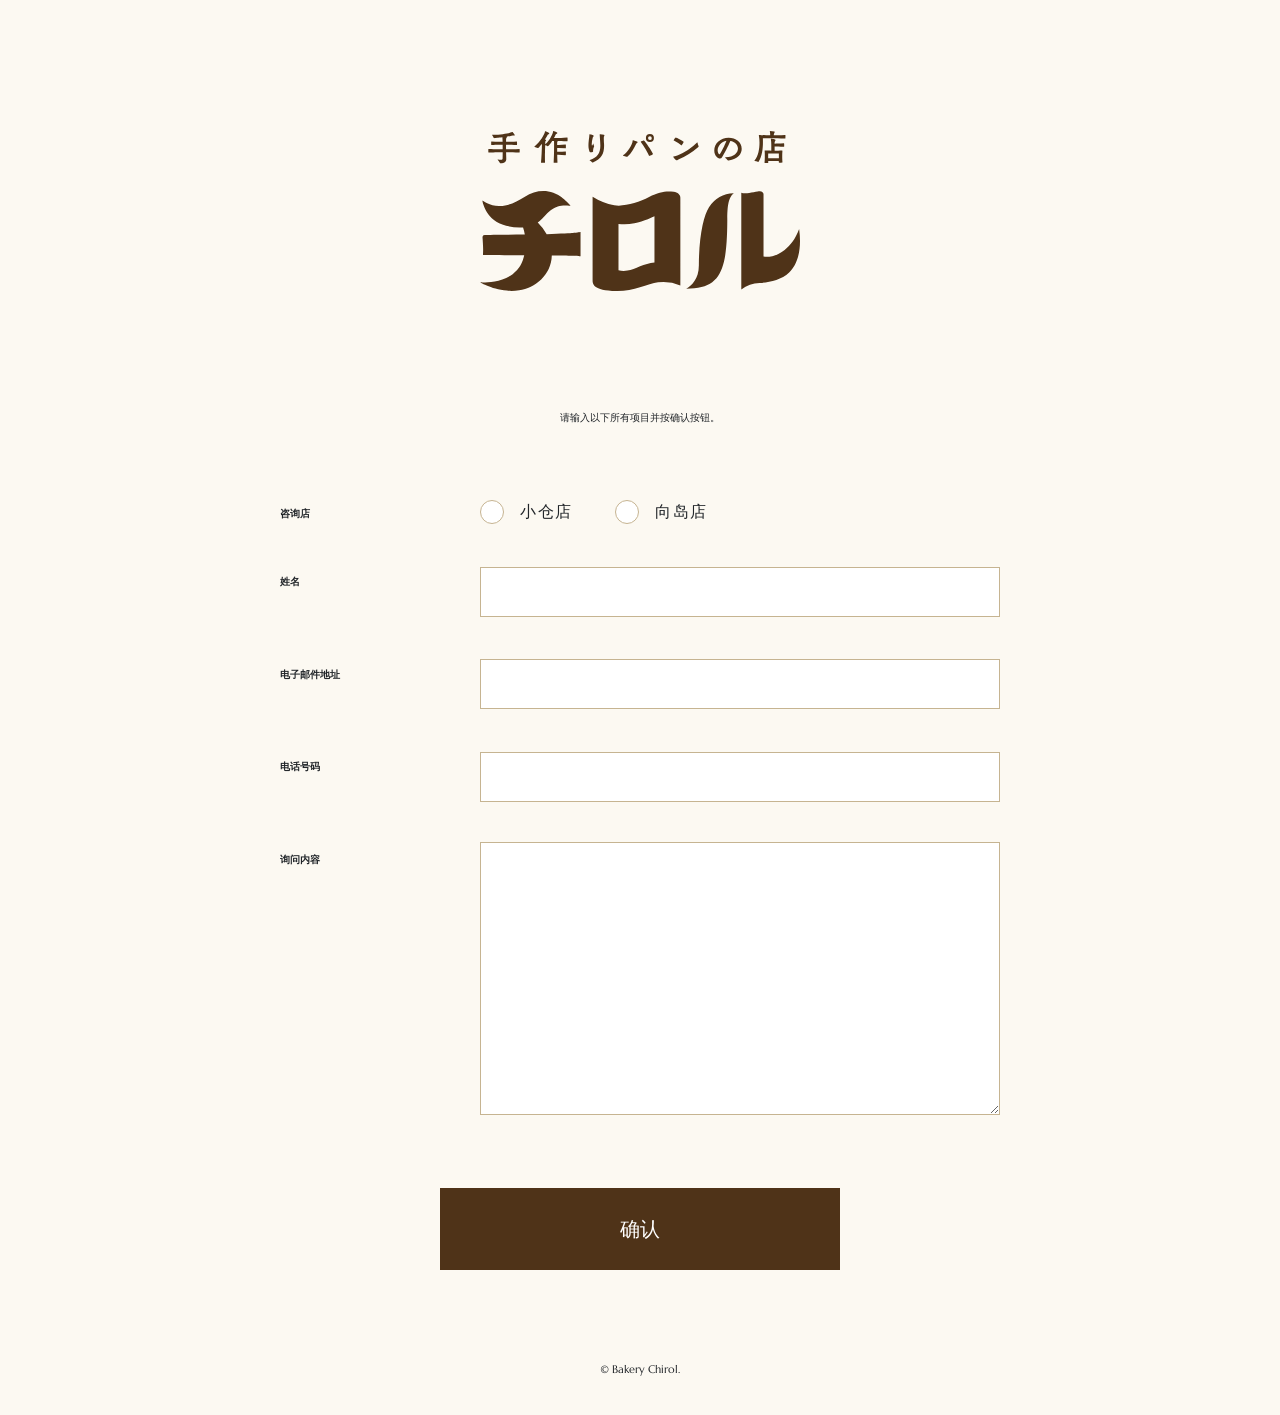
<file: contact.html>
<!DOCTYPE html>
<html lang="ja">

<head>
	<meta charset="utf-8">
	<title>お問い合わせ｜手作りパンの店チロル</title>

	<meta name="viewport" content="width=device-width,initial-scale=1">
	<meta http-equiv="X-UA-Compatible" content="ie=edge">
	<link rel="stylesheet" href="css/style.css">
    <link rel="stylesheet" href="bootstrap-5.1.3-dist/css/bootstrap.min.css">
	<link rel="icon" href="image/favicon.ico">
    <link href="https://fonts.googleapis.com/css2?family=Marcellus&family=Noto+Sans+JP&display=swap" rel="stylesheet">
    <script src="jquery-3.3.1\jquery-3.3.1.min.js"></script>
    <script src="bootstrap-5.1.3-dist\js\bootstrap.min.js"></script>

</head>

<body>
	<div class="wrapper">
		<div class="wrapper">
			<main class="global-main">

				<div class="contact-area">
					<div class="max-width-800 side-space">

						<h1 class="contact-ttl">
							<a href="index.html" class="block">
							<img src="image/logo.svg" alt="手作りパンの店チロル" class="lazyload w100">
							</a>
						</h1>

		<p class="contact-txt txt-c">请输入以下所有项目并按确认按钮。</p>

		<div class="contact-form">
			<form method="post" action="check.php">
				<p class="contact-main-lead txt-c confirm-show">内容を確認し、送信ボタンを押してください。</p>

				<dl class="contact-list">
					<div class="contact-list-table table-pc">
						<dt class="contact-list-ttl ttl01 table-cell-pc">咨询店</dt>

						<dd class="contact-list-text table-cell-pc">

							<input type="radio" name="category" class="contact-button" id="ogura-button" value="小倉店">
							<label for="ogura-button" class="contact-button-txt">小仓店</label>

							<input type="radio" name="category" class="contact-button" id="mukaishima-button" value="向島店">
							<label for="mukaishima-button" class="contact-button-txt">向岛店</label>

							
						</dd>
					</div>

					<div class="contact-list-table table-pc">
						<dt class="contact-list-ttl table-cell-pc va-top"><label for="name">姓名</label></dt>
						<dd class="contact-list-text table-cell-pc va-top">
							<input type="text" name="name" id="name" class="form-text" value="">
													</dd>
					</div>

					<div class="contact-list-table table-pc">
						<dt class="contact-list-ttl table-cell-pc va-top txt-l"><label for="mail">电子邮件地址</label></dt>
						<dd class="contact-list-text table-cell-pc va-top">
							<input type="email" name="mail" id="mail" class="form-text" value="">
													</dd>
					</div>

					<div class="contact-list-table table-pc">
						<dt class="contact-list-ttl table-cell-pc va-top txt-l"><label for="tel">电话号码</label></dt>
						<dd class="contact-list-text table-cell-pc va-top">
							<input type="text" name="tel" id="tel" class="form-text" value="">
													</dd>
					</div>

					<div class="contact-list-table table-pc">
						<dt class="contact-list-ttl table-cell-pc va-top txt-l"><label for="message">询问内容</label></dt>
						<dd class="contact-list-text table-cell-pc va-top">
							<textarea class="form-textarea" id="message" name="message"></textarea>
													</dd>
					</div>

				</dl>

				<div class="submit-button">
                    <a href="thank.html" style="text-decoration:none"><button type="button" class="form-submit hv-bg">确认</button></a>
				</div>
				
			</form>
		</div>

</div>
</div>

</main>



<footer class="global-footer">
<p class="copy-light font-en txt-c fs-12"><small>© Bakery Chirol.</small></p>
</footer>

</div>
<script src="jquery-3.3.1/jquery-3.3.1.min.js" integrity="sha256-/xUj+3OJU5yExlq6GSYGSHk7tPXikynS7ogEvDej/m4=" crossorigin="anonymous"></script>
	<script>window.jQuery || document.write('<script src="jquery-3.3.1/jquery-3.3.1.min.js"><\/script>');</script>
</body>
</html>
</file>
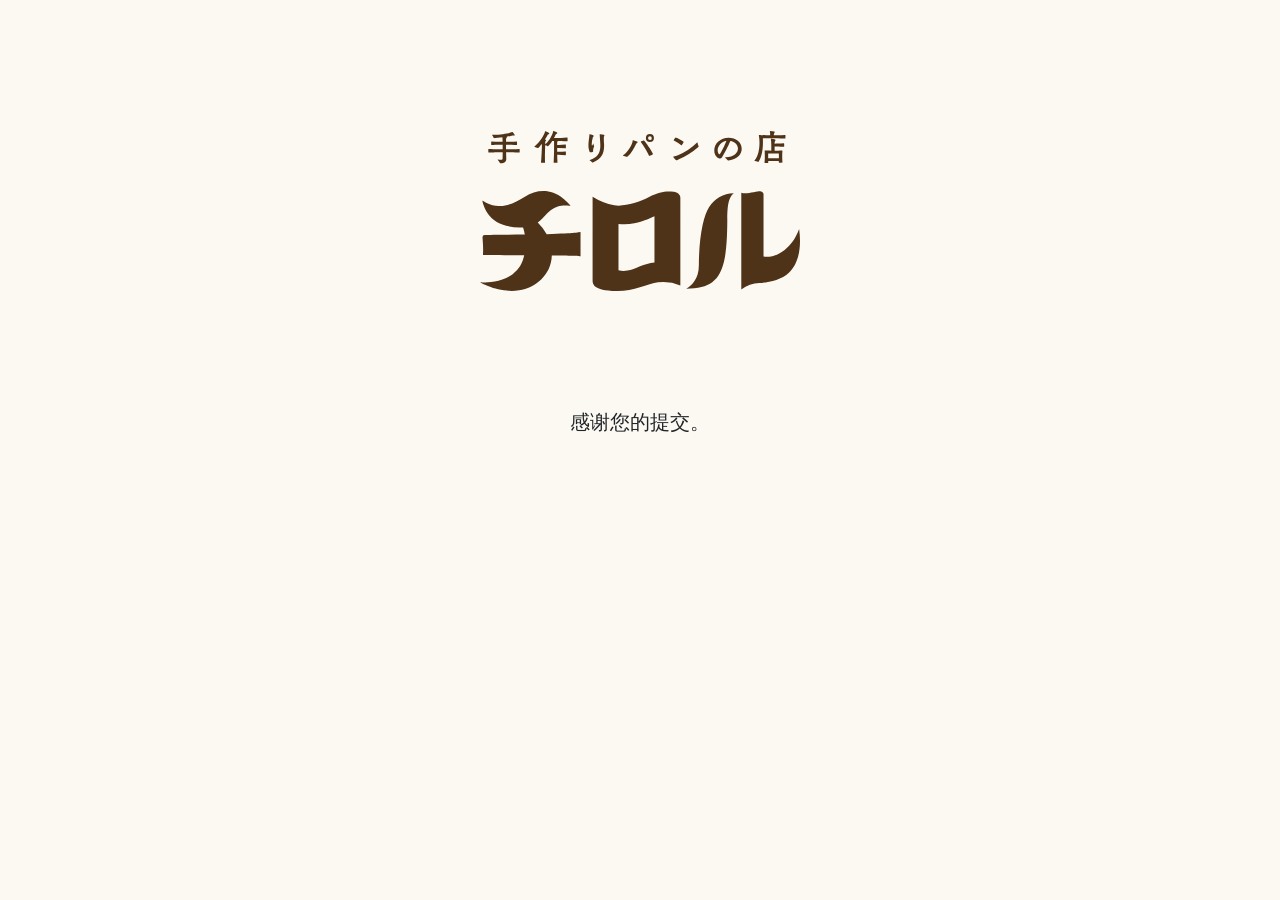
<file: thank.html>
<!DOCTYPE html>
<html lang="en">
<head>
    <meta charset="UTF-8">
    <meta name="viewport" content="width=device-width, initial-scale=1.0">
    <title>thanku</title>
    <meta name="viewport" content="width=device-width,initial-scale=1">
	<meta http-equiv="X-UA-Compatible" content="ie=edge">
	<link rel="stylesheet" href="css/style.css">
    <link rel="stylesheet" href="bootstrap-5.1.3-dist/css/bootstrap.min.css">
	<link rel="icon" href="image/favicon.ico">
    <link href="https://fonts.googleapis.com/css2?family=Marcellus&family=Noto+Sans+JP&display=swap" rel="stylesheet">
    <script src="jquery-3.3.1\jquery-3.3.1.min.js"></script>
    <script src="bootstrap-5.1.3-dist/js/bootstrap.js"></script>
    <script src="bootstrap-5.1.3-dist\js\bootstrap.min.js"></script>
</head>
<body>
    <div class="wrapper">
		<div class="wrapper">
			<main class="global-main">

				<div class="contact-area">
					<div class="max-width-800 side-space">

						<h1 class="contact-ttl">
							<a href="index.html" class="block">
							<img src="image/logo.svg" alt="手作りパンの店チロル" class="lazyload w100">
							</a>
						</h1>

        <h2 class="contact-txt txt-c ">感谢您的提交。</h2> </div>
                </div>
            </main>
        </div>
    </div>

      
        

</body>
</html>
</file>
<file: css/style.css>
@charset "UTF-8";html,body,div,span,applet,object,iframe,h1,h2,h3,h4,h5,h6,p,blockquote,pre,a,abbr,acronym,address,big,cite,code,del,dfn,em,img,ins,kbd,q,s,samp,small,strike,strong,sub,sup,tt,var,b,u,i,center,dl,dt,dd,ol,ul,li,fieldset,form,label,legend,table,caption,tbody,tfoot,thead,tr,th,td,article,aside,canvas,details,embed,figure,figcaption,footer,header,hgroup,menu,nav,output,ruby,section,summary,time,mark,audio,video{margin:0;padding:0;border:0;font:inherit;font-size:100%;vertical-align:baseline}
html{line-height:1}
ol,ul{list-style:none}
table{border-collapse:collapse;border-spacing:0}
caption,th,td{text-align:left;font-weight:normal;vertical-align:middle}
q,blockquote{quotes:none}
q:before,q:after,blockquote:before,blockquote:after{content:"";content:none}
a img{border:none}
article,aside,details,figcaption,figure,footer,header,hgroup,main,menu,nav,section,summary{display:block}button:focus,video{outline:none}
button{margin:0;padding:0;border:none;background:none;border-radius:0}
input[type=submit],input[type=reset]{cursor:pointer}
button,input,textarea,select{font-family:inherit;-webkit-appearance:none}
.co-white{color:#fff}
.co-brown{color:#4f3318}
.co-yellow01{color:#fcf9f2}
.co-yellow02{color:#9f7b29}
.co-yellow03{color:#c6b491}
.co-red{color:red}
背景カラー .bg-white{background-color:#fff}
.bg-brown{background-color:#4f3318}
.bg-yellow01{background-color:#fcf9f2}
.bg-yellow02{background-color:#9f7b29}
.bg-yellow03{background-color:#c6b491}
.fl-l{float:left}.fl-r{float:right}
.fl-l-pc-sp{float:left}
.fl-r-pc-sp{float:right}
.float-clear:after{content:"";clear:both;display:block}
.block{display:block}
.i-block{display:inline-block}
.table{width:100%;display:table}
.table-cell{display:table-cell}
.flex{display:-webkit-box;display:-ms-flexbox;display:flex}
.flex-wrap{-ms-flex-wrap:wrap;flex-wrap:wrap}
.flex-d-c{-webkit-box-orient:vertical;-webkit-box-direction:normal;-ms-flex-direction:column;flex-direction:column}
.flex-jc-c{-webkit-box-pack:center;-ms-flex-pack:center;justify-content:center}.flex-jc-end{-webkit-box-pack:end;-ms-flex-pack:end;justify-content:flex-end}.flex-jc-space{-webkit-box-pack:justify;-ms-flex-pack:justify;justify-content:space-between}.flex-ai-c{-webkit-box-align:center;-ms-flex-align:center;align-items:center}.flex-ai-start{-webkit-box-align:start;-ms-flex-align:start;align-items:flex-start}.flex-ai-end{-webkit-box-align:end;-ms-flex-align:end;align-items:flex-end}.wb-ba{word-break:break-all}.of-hide{overflow:hidden}.clear{clear:both}.posi-r{position:relative}.posi-full{position:absolute;top:0;left:0;right:0;bottom:0}.posi-center{position:absolute;top:50%;left:50%;-webkit-transform:translate(-50%, -50%);-ms-transform:translate(-50%, -50%);transform:translate(-50%, -50%)}.bs-b{-webkit-box-sizing:border-box;box-sizing:border-box}.va-top{vertical-align:top}.va-mid{vertical-align:middle}.va-b{vertical-align:bottom}.va-base{vertical-align:baseline}.bg-style{background-position:center;background-size:cover;background-repeat:no-repeat}
.w100{height:auto;width:100%
}.pc-mode{display:block}.sp-mode{display:none}

@media only screen and (min-width: 769px){.txt-l-pc{text-align:left}.txt-r-pc{text-align:right}.txt-c-pc{text-align:center}.table-pc{display:table;width:100%}.table-cell-pc{display:table-cell}.flex-pc{display:-webkit-box;display:-ms-flexbox;display:flex}.flex-wrap-pc{-ms-flex-wrap:wrap;flex-wrap:wrap}.flex-d-c-pc{-webkit-box-orient:vertical;-webkit-box-direction:normal;-ms-flex-direction:column;flex-direction:column}.flex-jc-c-pc{-webkit-box-pack:center;-ms-flex-pack:center;justify-content:center}.flex-jc-end-pc{-webkit-box-pack:end;-ms-flex-pack:end;justify-content:flex-end}.flex-jc-space-pc{-webkit-box-pack:justify;-ms-flex-pack:justify;justify-content:space-between}.flex-ai-c-pc{-webkit-box-align:center;-ms-flex-align:center;align-items:center}.flex-ai-start-pc{-webkit-box-align:start;-ms-flex-align:start;align-items:flex-start}.flex-ai-end-pc{-webkit-box-align:end;-ms-flex-align:end;align-items:flex-end}.table-pc{width:100%;display:table}.table-cell-pc{display:table-cell}}

@media only screen and (max-width: 768px){.fl-l,.fl-r{float:none}.fl-l-sp{float:left}.fl-r-sp{float:right}.pc-mode{display:none}.sp-mode{display:block}
.w100-sp{width:100%}.txt-l-sp{text-align:left}.txt-r-sp{text-align:right}.txt-c-sp{text-align:center}.table-style-sp{display:table}.table-cell-sp{display:table-cell}.flex-sp{display:-webkit-box;display:-ms-flexbox;display:flex}.flex-wrap-sp{-ms-flex-wrap:wrap;flex-wrap:wrap}.flex-d-c-sp{-webkit-box-orient:vertical;-webkit-box-direction:normal;-ms-flex-direction:column;flex-direction:column}.flex-jc-c-sp{-webkit-box-pack:center;-ms-flex-pack:center;justify-content:center}.flex-jc-end-sp{-webkit-box-pack:end;-ms-flex-pack:end;justify-content:flex-end}.flex-jc-space-sp{-webkit-box-pack:justify;-ms-flex-pack:justify;justify-content:space-between}.flex-ai-c-sp{-webkit-box-align:center;-ms-flex-align:center;align-items:center}.flex-ai-start-sp{-webkit-box-align:start;-ms-flex-align:start;align-items:flex-start}.flex-ai-end-sp{-webkit-box-align:end;-ms-flex-align:end;align-items:flex-end}}html{height:100%;font-size:62.5%}body{height:100%;font-family:"Noto Sans JP",sans-serif;font-size:1.6rem;line-height:1.8;color:#4f3318;-webkit-text-size-adjust:100%;-moz-text-size-adjust:100%;-ms-text-size-adjust:100%;text-size-adjust:100%;-moz-osx-font-smoothing:grayscale;-webkit-font-smoothing:antialiased;-webkit-font-variant-ligatures:none;font-variant-ligatures:none}img{max-width:100%;height:auto;vertical-align:top;-ms-interpolation-mode:bicubic}a{text-decoration:none}.global-header{position:fixed;top:48px;left:40px;z-index:10}.nav-menu{margin-bottom:20px}.nav-link{color:#4f3318}.nav-link.current{color:#9f7b29;position:relative}.nav-link.current::before{position:absolute;content:"";top:7px;left:-16px;width:6px;height:6px;border-radius:50%;background-color:#9f7b29}.global-footer{position:absolute;bottom:0;width:100%}.copy-light{padding-bottom:27px}

@media only screen and (max-width: 860px){.global-header{left:30px}}

@media only screen and (max-width: 768px){.global-header{top:0;left:0;width:100%}
.drawer-area{position:absolute;width:60px;height:60px;top:0;right:0;cursor:pointer;-webkit-transition:all .6s;-o-transition:all .6s;transition:all .6s;z-index:2;display:block}
.drawer{position:absolute;width:30px;height:15px;top:15px;right:15px;cursor:pointer}
.me-li{-webkit-transition:all .3s;-o-transition:all .3s;transition:all .3s;position:absolute;width:30px;height:1px;right:0;background-color:#4f3318}.bar01{top:0}.bar02{top:10px}.menu-bar{position:absolute;top:17px;right:-5px;font-size:1rem;-webkit-transform:scale(0.9);-ms-transform:scale(0.9);transform:scale(0.9);color:#4f3318;letter-spacing:.2em}
.drawer-area.active .me-li{background-color:#fff}
.drawer-area.active .bar01{top:14px;-webkit-transform:rotate(45deg);-ms-transform:rotate(45deg);transform:rotate(45deg)}
.drawer-area.active .bar02{top:14px;-webkit-transform:rotate(-45deg);-ms-transform:rotate(-45deg);transform:rotate(-45deg)}
.drawer-area.active .menu-bar{opacity:0}
.global-nav{display:none;position:fixed;top:0;left:0;width:100%;height:100vh;overflow:scroll;background-color:#4f3318}
.header-logo{width:120px;margin:0 auto;padding-top:150px;}
.nav-list{padding-top:56px;padding-bottom:70px}
.nav-menu{text-align:center;margin-bottom:23px}
.nav-link{font-size:1.8rem;color:#fff}
.nav-link.current{color:#fff}
.nav-link.current::before{content:none}}
.wrapper{position:relative;background-color:#fcf9f2;min-height:100vh}
.side-space{padding-left:40px;padding-right:40px}
.max-width-1160{max-width:1160px;margin:0 auto}
.max-width-1020{max-width:1020px;margin:0 auto}
.max-width-800{max-width:800px;margin:0 auto}

@media only screen and (min-width: 769px){.side-space{padding-left:40px;padding-right:40px}}

@media only screen and (max-width: 860px){.side-space{padding-left:100px;padding-right:30px}}


@media only screen and (max-width: 768px){.side-space{padding-left:25px;padding-right:25px}.side-space-sp{padding-left:25px;padding-right:25px}}

.font-en{font-family:"Marcellus",serif}.font-serif{font-family:"Noto Serif JP",serif}.fw-b{font-weight:bold}.txt-c{text-align:center}.txt-l{text-align:left}.txt-r{text-align:right}.ls-01{letter-spacing:0.01em}.ls-02{letter-spacing:0.02em}.ls-03{letter-spacing:0.03em}.ls-04{letter-spacing:0.04em}.ls-05{letter-spacing:0.05em}.ls-06{letter-spacing:0.06em}.ls-07{letter-spacing:0.07em}.ls-08{letter-spacing:0.08em}.ls-09{letter-spacing:0.09em}.ls-1{letter-spacing:0.1em}.ls-15{letter-spacing:0.15em}.ls-2{letter-spacing:0.2em}.ls-25{letter-spacing:0.25em}.ls-3{letter-spacing:0.3em}.ls-35{letter-spacing:0.35em}.ls-4{letter-spacing:0.4em}.ls-45{letter-spacing:0.45em}.ls-5{letter-spacing:0.5em}.ls-55{letter-spacing:0.55em}.ls-6{letter-spacing:0.6em}.ls-65{letter-spacing:0.65em}.ls-7{letter-spacing:0.7em}.ls-75{letter-spacing:0.75em}.ls-8{letter-spacing:0.8em}.ls-85{letter-spacing:0.85em}.ls-9{letter-spacing:0.9em}.ls-95{letter-spacing:0.95em}.lh-1{line-height:1}.lh-11{line-height:1.1}.lh-115{line-height:1.15}.lh-12{line-height:1.2}.lh-125{line-height:1.25}.lh-13{line-height:1.3}.lh-135{line-height:1.35}.lh-14{line-height:1.4}.lh-145{line-height:1.45}.lh-15{line-height:1.5}.lh-155{line-height:1.55}.lh-16{line-height:1.6}.lh-165{line-height:1.65}.lh-17{line-height:1.7}.lh-175{line-height:1.75}.lh-18{line-height:1.8}.lh-185{line-height:1.85}.lh-19{line-height:1.9}.lh-195{line-height:1.95}.lh-2{line-height:2}.lh-205{line-height:2.05}.lh-21{line-height:2.1}.lh-215{line-height:2.15}.lh-22{line-height:2.2}.lh-225{line-height:2.25}.lh-23{line-height:2.3}.lh-235{line-height:2.35}.lh-24{line-height:2.4}.lh-245{line-height:2.45}.lh-25{line-height:2.5}.lh-255{line-height:2.55}.lh-26{line-height:2.6}.lh-265{line-height:2.65}.lh-27{line-height:2.7}.lh-275{line-height:2.75}.lh-28{line-height:2.8}.lh-285{line-height:2.85}.lh-29{line-height:2.9}.lh-295{line-height:2.95}.fs-9{font-size:.9rem}.fs-10{font-size:1rem}.fs-11{font-size:1.1rem}.fs-12{font-size:1.2rem}.fs-13{font-size:1.3rem}.fs-14{font-size:1.4rem}.fs-15{font-size:1.5rem}.fs-16{font-size:1.6rem}.fs-17{font-size:1.7rem}.fs-18{font-size:1.8rem}.fs-19{font-size:1.9rem}.fs-20{font-size:2rem}.fs-21{font-size:2.1rem}.fs-22{font-size:2.2rem}.fs-23{font-size:2.3rem}.fs-24{font-size:2.4rem}.fs-25{font-size:2.5rem}.fs-26{font-size:2.6rem}.fs-27{font-size:2.7rem}.fs-28{font-size:2.8rem}.fs-29{font-size:2.9rem}.fs-30{font-size:3rem}.fs-31{font-size:3.1rem}.fs-32{font-size:3.2rem}.fs-33{font-size:3.3rem}.fs-34{font-size:3.4rem}.fs-35{font-size:3.5rem}.fs-36{font-size:3.6rem}.fs-37{font-size:3.7rem}.fs-38{font-size:3.8rem}.fs-39{font-size:3.9rem}.fs-40{font-size:4rem}.fs-41{font-size:4.1rem}.fs-42{font-size:4.2rem}.fs-43{font-size:4.3rem}.fs-44{font-size:4.4rem}.fs-45{font-size:4.5rem}.fs-46{font-size:4.6rem}.fs-47{font-size:4.7rem}.fs-48{font-size:4.8rem}.fs-49{font-size:4.9rem}.fs-50{font-size:5rem}


@media only screen and (min-width: 769px){.fw-b-pc{font-weight:bold}.ls-01-pc{letter-spacing:0.01em}.ls-02-pc{letter-spacing:0.02em}.ls-03-pc{letter-spacing:0.03em}.ls-04-pc{letter-spacing:0.04em}.ls-05-pc{letter-spacing:0.05em}.ls-06-pc{letter-spacing:0.06em}.ls-07-pc{letter-spacing:0.07em}.ls-08-pc{letter-spacing:0.08em}.ls-09-pc{letter-spacing:0.09em}.ls-1-pc{letter-spacing:0.1em}.ls-15-pc{letter-spacing:0.15em}.ls-2-pc{letter-spacing:0.2em}.ls-25-pc{letter-spacing:0.25em}.ls-3-pc{letter-spacing:0.3em}.ls-35-pc{letter-spacing:0.35em}.ls-4-pc{letter-spacing:0.4em}.ls-45-pc{letter-spacing:0.45em}.ls-5-pc{letter-spacing:0.5em}.ls-55-pc{letter-spacing:0.55em}.ls-6-pc{letter-spacing:0.6em}.ls-65-pc{letter-spacing:0.65em}.ls-7-pc{letter-spacing:0.7em}.ls-75-pc{letter-spacing:0.75em}.ls-8-pc{letter-spacing:0.8em}.ls-85-pc{letter-spacing:0.85em}.ls-9-pc{letter-spacing:0.9em}.ls-95-pc{letter-spacing:0.95em}.lh-1-pc{line-height:1}.lh-11-pc{line-height:1.1}.lh-115-pc{line-height:1.15}.lh-12-pc{line-height:1.2}.lh-125-pc{line-height:1.25}.lh-13-pc{line-height:1.3}.lh-135-pc{line-height:1.35}.lh-14-pc{line-height:1.4}.lh-145-pc{line-height:1.45}.lh-15-pc{line-height:1.5}.lh-155-pc{line-height:1.55}.lh-16-pc{line-height:1.6}.lh-165-pc{line-height:1.65}.lh-17-pc{line-height:1.7}.lh-175-pc{line-height:1.75}.lh-18-pc{line-height:1.8}.lh-185-pc{line-height:1.85}.lh-19-pc{line-height:1.9}.lh-195-pc{line-height:1.95}.lh-2-pc{line-height:2}.lh-21-pc{line-height:2.1}.lh-215-pc{line-height:2.15}.lh-22-pc{line-height:2.2}.lh-225-pc{line-height:2.25}.lh-23-pc{line-height:2.3}.lh-235-pc{line-height:2.35}.lh-24-pc{line-height:2.4}.lh-245-pc{line-height:2.45}.lh-25-pc{line-height:2.5}.lh-255-pc{line-height:2.55}.lh-26-pc{line-height:2.6}.lh-265-pc{line-height:2.65}.lh-27-pc{line-height:2.7}.lh-275-pc{line-height:2.75}.lh-28-pc{line-height:2.8}.lh-285-pc{line-height:2.85}.lh-29-pc{line-height:2.9}.lh-295-pc{line-height:2.95}.fs-10-pc{font-size:1rem}.fs-11-pc{font-size:1.1rem}.fs-12-pc{font-size:1.2rem}.fs-13-pc{font-size:1.3rem}.fs-14-pc{font-size:1.4rem}.fs-15-pc{font-size:1.5rem}.fs-16-pc{font-size:1.6rem}.fs-17-pc{font-size:1.7rem}.fs-18-pc{font-size:1.8rem}.fs-19-pc{font-size:1.9rem}.fs-20-pc{font-size:2rem}.fs-21-pc{font-size:2.1rem}.fs-22-pc{font-size:2.2rem}.fs-23-pc{font-size:2.3rem}.fs-24-pc{font-size:2.4rem}.fs-25-pc{font-size:2.5rem}.fs-26-pc{font-size:2.6rem}.fs-27-pc{font-size:2.7rem}.fs-28-pc{font-size:2.8rem}.fs-29-pc{font-size:2.9rem}.fs-30-pc{font-size:3rem}.fs-31-pc{font-size:3.1rem}.fs-32-pc{font-size:3.2rem}.fs-33-pc{font-size:3.3rem}.fs-34-pc{font-size:3.4rem}.fs-35-pc{font-size:3.5rem}.fs-36-pc{font-size:3.6rem}.fs-37-pc{font-size:3.7rem}.fs-38-pc{font-size:3.8rem}.fs-39-pc{font-size:3.9rem}.fs-40-pc{font-size:4rem}.fs-41-pc{font-size:4.1rem}.fs-42-pc{font-size:4.2rem}.fs-43-pc{font-size:4.3rem}.fs-44-pc{font-size:4.4rem}.fs-45-pc{font-size:4.5rem}.fs-46-pc{font-size:4.6rem}.fs-47-pc{font-size:4.7rem}.fs-48-pc{font-size:4.8rem}.fs-49-pc{font-size:4.9rem}.fs-50-pc{font-size:5rem}.fs-51-pc{font-size:5.1rem}.fs-52-pc{font-size:5.2rem}.fs-53-pc{font-size:5.3rem}.fs-54-pc{font-size:5.4rem}.fs-55-pc{font-size:5.5rem}.fs-56-pc{font-size:5.6rem}.fs-57-pc{font-size:5.7rem}.fs-58-pc{font-size:5.8rem}.fs-59-pc{font-size:5.9rem}.fs-60-pc{font-size:6rem}}

@media only screen and (max-width: 768px){.fw-b-sp{font-weight:bold}}

.fadein{opacity:0;-webkit-transition:all .3s;-o-transition:all .3s;transition:all .3s}

.fade{-webkit-animation-name:fade;animation-name:fade;-webkit-animation-duration:.5s;animation-duration:.5s;-webkit-animation-fill-mode:forwards;animation-fill-mode:forwards;-webkit-animation-timing-function:cubic-bezier(0.165, 0.84, 0.44, 1);animation-timing-function:cubic-bezier(0.165, 0.84, 0.44, 1)}

.delay1{-webkit-animation-delay:0.1s;animation-delay:0.1s}.delay2{-webkit-animation-delay:0.2s;animation-delay:0.2s}.delay3{-webkit-animation-delay:0.3s;animation-delay:0.3s}.delay4{-webkit-animation-delay:0.4s;animation-delay:0.4s}.delay5{-webkit-animation-delay:0.5s;animation-delay:0.5s}.delay6{-webkit-animation-delay:0.6s;animation-delay:0.6s}.delay7{-webkit-animation-delay:0.7s;animation-delay:0.7s}.delay8{-webkit-animation-delay:0.8s;animation-delay:0.8s}.delay9{-webkit-animation-delay:0.9s;animation-delay:0.9s}.delay10{-webkit-animation-delay:1s;animation-delay:1s}.delay11{-webkit-animation-delay:1.1s;animation-delay:1.1s}.delay12{-webkit-animation-delay:1.2s;animation-delay:1.2s}.delay13{-webkit-animation-delay:1.3s;animation-delay:1.3s}.delay14{-webkit-animation-delay:1.4s;animation-delay:1.4s}.delay15{-webkit-animation-delay:1.5s;animation-delay:1.5s}.delay16{-webkit-animation-delay:1.6s;animation-delay:1.6s}.delay17{-webkit-animation-delay:1.7s;animation-delay:1.7s}.delay18{-webkit-animation-delay:1.8s;animation-delay:1.8s}.delay19{-webkit-animation-delay:1.9s;animation-delay:1.9s}.delay20{-webkit-animation-delay:2s;animation-delay:2s}
@-webkit-keyframes fade{0%{opacity:0;-webkit-transform:translateY(30px);transform:translateY(30px)}100%{opacity:1;-webkit-transform:translateY(0);transform:translateY(0)}}
@keyframes fade{0%{opacity:0;-webkit-transform:translateY(30px);transform:translateY(30px)}100%{opacity:1;-webkit-transform:translateY(0);transform:translateY(0)}}
@media only screen and (min-width: 769px){.hv-co{-webkit-transition:all .5s;-o-transition:all .5s;transition:all .5s}.hv-co:hover{color:#9f7b29;border-color:#9f7b29}

.hv-bg{-webkit-transition:all .5s;-o-transition:all .5s;transition:all .5s}
.hv-bg:hover{background-color:#9f7b29}}
.main-area{padding-top:130px;padding-bottom:130px}
.main-img-ttl{max-width:500px;margin:0 auto}.about-area{padding-top:93px;padding-bottom:80px}.about-txt{margin-top:53px;line-height:2.4}.about-inner{max-width:740px;margin:87px auto 0}.about-img{max-width:230px;padding-right:40px;margin:0 auto}.about-img-txt{max-width:470px;margin-top:51px}.lineup-area{padding-top:104px}.lineup-list{margin-top:94px}.list-ttl{width:34.4827586207%;margin-top:30px}.list-img{width:62.0689655172%}.list-txt-inner{width:34.4827586207%;margin-top:18px}.price-txt .label{display:inline-block;padding:2px 13px;margin-left:20px;font-size:1.4rem;border:1px solid #4f3318}.list-txt{margin-top:10px}.illust-front{z-index:3}.illust-front,.illust-back{position:absolute}.lineup-img{position:absolute}.illust-stroke{z-index:2}.illust-front{left:0;bottom:0}.illust-back{top:0;right:0}.list01{padding-top:10px;padding-bottom:20px}.lineup-img01{padding-top:44%}.lineup-img01 .illust-front{width:58.3333333333%;height:64.656%}.lineup-img01 .illust-back{width:50%}.list02{padding-top:20px;padding-bottom:59px}.list02 .list-ttl{margin-top:45px}.list02 .list-txt-inner{margin-top:14px}.lineup-img02{padding-top:28.1034482759%}.lineup-img02 .illust-front{width:65.2777777778%;height:92.026%;left:auto;right:0}.lineup-img02 .illust-back{width:47.2222222222%;right:0;left:0}.list03{padding-top:40px;padding-bottom:73px}.list03 .list-ttl{margin-top:72px}.list03 .list-txt-inner{margin-top:14px}.lineup-img03{padding-top:38.7931034483%}.lineup-img03 .illust-front{width:50%;height:66.67%}.lineup-img03 .illust-back{width:52.7777777778%}.list04{padding-top:27px;padding-bottom:100px}.list04 .list-ttl{margin-top:112px}.list04 .list-txt-inner{margin-top:12px}.lineup-img04{padding-top:40.5%}.lineup-img04 .illust-front{width:75%;height:57.68%}.lineup-img04 .illust-back{width:68.0555555556%}.list05{padding-top:60px;padding-bottom:100px}.list05 .list-ttl{margin-top:145px}.list05 .list-txt-inner{margin-top:14px}.lineup-img05{padding-top:42%}.lineup-img05 .illust-front{width:52.7777777778%;height:73.1%}.lineup-img05 .illust-back{width:58.3333333333%;top:-2%}.list06{padding-top:22px;padding-bottom:119px}.list06 .list-ttl{margin-top:158px}.list06 .list-txt-inner{margin-top:14px}.lineup-img06{padding-top:44.8275862069%}.lineup-img06 .illust-front{width:52.7777777778%;height:65.39%;bottom:1%;left:auto;right:0}.lineup-img06 .illust-back{width:55.5555555556%;left:0}.insta-area{padding-bottom:80px}.sns-inner{-webkit-box-pack:center;-ms-flex-pack:center;justify-content:center;margin-top:18px}.sns-icon{width:46px;margin:0 15px}.hv-img{position:absolute;top:0;left:0;width:100%;opacity:0;-webkit-transition:all .5s;-o-transition:all .5s;transition:all .5s}.map-shop-area{padding-top:150px}.map-area{width:70.8333333333%;height:630px}.shop-area{position:absolute;top:69px;right:0;-webkit-box-sizing:border-box;box-sizing:border-box;width:33.3333333333%;padding:49px 60px 57px;background-color:#fff}.ogura-shop{margin-top:33px}.ogura-txt{margin-top:10px}.mukaishima-shop{margin-top:33px}.mukaishima-txt{margin-top:10px}.top-contact-area{padding-top:105px;padding-bottom:145px}.contact-tel-area{margin-top:65px}.contact-tel-inner{width:50%;-webkit-box-sizing:border-box;box-sizing:border-box;padding:5px 10px}.tel-txt{text-align:center;margin-top:2px}.tel-sub{padding-right:9px}.tel-link{color:#4f3318;font-size:3rem}.tel-link a{color:#4f3318;font-size:3rem}.ogura-contact{border-left:1px solid #4f3318;border-right:1px solid #4f3318}.mukaishima-contact{border-right:1px solid #4f3318}.top-contact-button{margin-top:79px}.top-contact-link{padding:38px 0}

@media only screen and (max-width: 1111px){.shop-area{top:0px;width:35.4166666667%;padding:50px 30px 50px}}
@media only screen and (max-width: 860px){.about-txt{text-align:left}.about-txt br{display:none}.list-ttl{width:38%;font-size:3.2rem}.list-img{width:59%}.list-txt-inner{width:38%;margin-top:18px}.list-txt{font-size:1.6rem}}
@media only screen and (min-width: 769px){.insta-link:hover .hv-img{opacity:1}}
@media only screen and (max-width: 768px){.main-area{padding-top:180px;padding-bottom:123px}.main-img-ttl{max-width:280px;margin:0 auto}.about-area{padding-bottom:88px}.about-txt{margin-top:25px;line-height:2}.about-txt br{display:block}.about-inner{margin:84px auto 0}.about-img{width:70.7692307692%;margin:0 auto;padding-right:0}.about-img-txt{margin:29px auto 0}.lineup-area{padding-top:100px}.lineup-list{margin-top:46px}.list-inner .list-ttl{margin-top:0px}.list-inner .list-txt-inner{width:100%;margin-top:18px}.list-ttl{width:100%;font-size:3.2rem}.list-img{width:100%}.list-txt{margin-top:16px}.lineup-img{position:absolute}.list01{padding-top:0;padding-bottom:71px}.lineup-img01{padding-top:62.4615384615%;margin-top:14px}.list02{padding-top:0;padding-bottom:90px}.list02 .list-txt-inner{margin-top:12px}.lineup-img02{padding-top:45.5384615385%;margin-top:19px}.lineup-img02 .illust-front{left:auto;right:5px;bottom:8px}.lineup-img02 .illust-back{right:7px}.list03{padding-top:0;padding-bottom:90px}.lineup-img03{padding-top:62.4615384615%;margin-top:14px}.list04{padding-top:0;padding-bottom:92px}.list04 .list-txt-inner{margin-top:20px}.list04 .list-txt{margin-top:11px}.lineup-img04{padding-top:72.3076923077%;margin-top:14px}.list05{padding-top:0;padding-bottom:104px}.list05 .list-txt-inner{margin-top:12px}.lineup-img05{padding-top:71.6923076923%;margin-top:20px}.list06{padding-top:0;padding-bottom:0}.list06 .list-txt-inner{margin-top:21px}.lineup-img06{padding-top:72.3076923077%;margin-top:13px}.insta-area{padding-top:76px;padding-bottom:80px}.map-shop-area{padding-top:350px}.map-area{width:100%;height:600px}.shop-area{top:67px;right:0;left:0;margin:0 auto;width:86.6666666667%;padding:26px 34px 31px}.ogura-shop{margin-top:28px}.ogura-txt{margin-top:9px;font-size:1.4rem}.mukaishima-shop{margin-top:25px}.mukaishima-txt{margin-top:8px;font-size:1.4rem}.top-contact-area{padding-top:72px;padding-bottom:157px}.contact-tel-area{margin-top:42px}.contact-tel-inner{width:100%;padding:20px 10px 15px;border:1px solid #4f3318}.tel-txt{margin-top:-4px}.tel-sub{padding-right:9px}.tel-link{color:#4f3318;font-size:3rem}.tel-link a{color:#4f3318;font-size:3rem}.ogura-contact{margin-bottom:31px}.top-contact-button{margin-top:30px}.top-contact-link{padding:41px 0}}

.contact-form .mw_wp_form_confirm{display:none}
.mw_wp_form_confirm .confirm-show{display:block}
.confirm-show{display:none}
.contact-area{padding-top:120px;padding-bottom:145px}
.contact-ttl{width:348px;margin:0 auto}
.contact-txt{margin-top:108px}
.contact-list{margin-top:75px}
.contact-list-table{margin-bottom:40px}
.contact-list-ttl{width:200px;padding-top:10px}
.contact-list-ttl.ttl01{padding-top:0}
.contact-button{opacity:0;-webkit-appearance:none;-moz-appearance:none;appearance:none;position:absolute}
.contact-button-txt{padding-left:40px;position:relative;margin-right:39px;font-size:1.6rem;cursor:pointer;letter-spacing:.1em}
.contact-button-txt::before{background:#fff;border:1px solid #c6b491;border-radius:50%;content:"";display:block;position:absolute;top:0;left:0;width:24px;height:24px}
.contact-button+.contact-button-txt::after{background-color:#4f3318;border-radius:50%;content:"";display:block;position:absolute;top:6px;left:6px;width:14px;height:14px;opacity:0;-webkit-transform:scale(0);-ms-transform:scale(0);transform:scale(0);-webkit-transition:all .5s;-o-transition:all .5s;transition:all .5s}
.contact-button:checked+.contact-button-txt::after{opacity:1;-webkit-transform:scale(1);-ms-transform:scale(1);transform:scale(1);-webkit-transition:all .5s;-o-transition:all .5s;transition:all .5s}
.contact-button:checked+.contact-button-txt::before{-webkit-transition:all .5s;-o-transition:all .5s;transition:all .5s}.error{color:red;margin-top:5px;font-size:1.2rem;letter-spacing:.1em}
.form-text,.form-textarea{display:block;width:100%;overflow:hidden;height:50px;padding:0 14px;background:none;-webkit-box-sizing:border-box;box-sizing:border-box;border:1px solid #c6b491;background-color:#fff;-moz-appearance:none;appearance:none;-webkit-transition:all .5s;-o-transition:all .5s;transition:all .5s;-webkit-appearance:none;font-size:1.6rem;letter-spacing:.1em}
.form-text:active,.form-text:focus,.form-textarea:active,.form-textarea:focus{outline:none;border-color:#4f3318;background-color:#fff}
.form-textarea{height:auto;min-height:273px;padding:17px 14px}
.submit-button{margin:73px auto 0;max-width:400px}

.form-submit{background-color:#4f3318;
    color:#fff;
    padding:26px 10px;
    display:block;
    width:100%;
    font-size:2rem;
    cursor:pointer}
.btn{
    padding:26px 10px;
    display:block;
    width:50%;
    height:50px;
    margin-top: 80px;
    font-size:2rem;
    cursor:pointer;
    float: left;
}

@media only screen and (max-width: 768px){.contact-area{padding-top:99px}
.contact-ttl{width:240px;margin:0 auto}
.contact-txt{margin-top:103px;text-align:left}
.contact-list{margin-top:68px}
.contact-list-table{margin-bottom:28px}
.contact-list-ttl{width:100%;padding-top:0}
.contact-list-ttl.ttl01{padding-bottom:15px}
.form-text,.form-textarea{margin-top:7px}
.form-textarea{min-height:214px}
.submit-button{margin:80px auto 0}}
.mw_wp_form_confirm{padding-top:108px}
.mw_wp_form_confirm .contact-list-table{margin-bottom:25px}
.mw_wp_form_confirm .contact-list-ttl{padding-top:0px}
.mw_wp_form_confirm .contact-list-text{letter-spacing:.1em}
.back-button{margin-top:38px}
.back-submit{color:#4f3318;border-bottom:1px solid #4f3318;padding-bottom:5px;font-size:1.6rem;cursor:pointer}

@media only screen and (max-width: 768px){.mw_wp_form_confirm{padding-top:97px}
.mw_wp_form_confirm .contact-list{margin-top:56px}
.mw_wp_form_confirm .contact-list-table{margin-bottom:28px}
.mw_wp_form_confirm .contact-list-ttl{padding-top:0px;font-size:1.2rem;padding-bottom:6px}
.mw_wp_form_confirm .contact-list-ttl.ttl01{padding-bottom:6px}
.mw_wp_form_confirm .contact-list-text{letter-spacing:.1em;line-height:1.75}}
.complete-area{padding-top:120px;padding-bottom:55px}.complete-txt{margin-top:76px}
.complete-button{margin-top:75px}
.complete-link{color:#4f3318;border-bottom:1px solid #4f3318;padding-bottom:5px}

@media only screen and (max-width: 768px){.complete-area{padding-top:99px;padding-bottom:0}
.complete-txt{margin-top:98px}.complete-button{margin-top:85px}}
</file>
